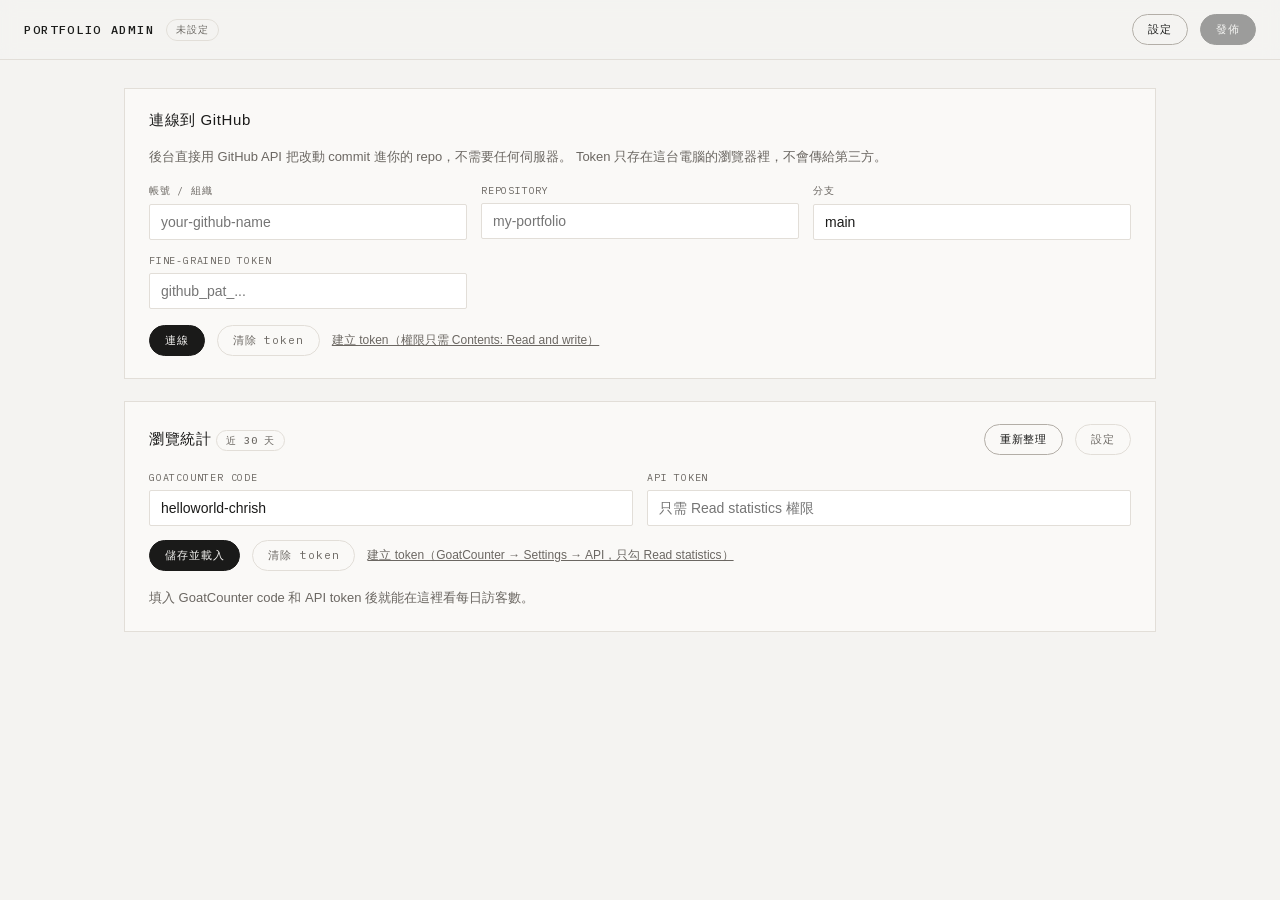
<file: admin.html>
<!DOCTYPE html>
<html lang="zh-Hant">
<head>
<meta charset="utf-8">
<meta name="viewport" content="width=device-width, initial-scale=1">
<meta name="robots" content="noindex, nofollow">
<title>後台 — Chris H.</title>
<link rel="stylesheet" href="assets/admin.css">
</head>

<body>

<header class="bar">
  <div class="bar__left">
    <strong class="bar__title">PORTFOLIO ADMIN</strong>
    <span class="chip" id="repoChip">未設定</span>
  </div>
  <div class="bar__right">
    <span class="status" id="status"></span>
    <button class="btn" id="settingsBtn" type="button">設定</button>
    <button class="btn btn--primary" id="publishBtn" type="button" disabled>發佈</button>
  </div>
</header>

<main class="wrap">

  <section class="panel" id="connectPanel">
    <h2>連線到 GitHub</h2>
    <p class="hint">
      後台直接用 GitHub API 把改動 commit 進你的 repo，不需要任何伺服器。
      Token 只存在這台電腦的瀏覽器裡，不會傳給第三方。
    </p>
    <div class="grid">
      <label>帳號 / 組織
        <input id="fOwner" placeholder="your-github-name" autocomplete="off" spellcheck="false">
      </label>
      <label>Repository
        <input id="fRepo" placeholder="my-portfolio" autocomplete="off" spellcheck="false">
      </label>
      <label>分支
        <input id="fBranch" placeholder="main" autocomplete="off" spellcheck="false">
      </label>
      <label>Fine-grained token
        <input id="fToken" type="password" placeholder="github_pat_..." autocomplete="off" spellcheck="false">
      </label>
    </div>
    <div class="row">
      <button class="btn btn--primary" id="connectBtn" type="button">連線</button>
      <button class="btn btn--ghost" id="forgetBtn" type="button">清除 token</button>
      <a class="hint-link" href="https://github.com/settings/personal-access-tokens/new" target="_blank" rel="noreferrer noopener">
        建立 token（權限只需 Contents: Read and write）
      </a>
    </div>
  </section>

  <section class="panel" id="statsPanel">
    <div class="panel__head">
      <h2>瀏覽統計 <span class="chip">近 30 天</span></h2>
      <div class="row">
        <button class="btn" id="statsRefresh" type="button">重新整理</button>
        <button class="btn btn--ghost" id="statsSettings" type="button">設定</button>
      </div>
    </div>

    <div class="stats-form" id="gcForm" hidden>
      <div class="grid">
        <label>GoatCounter code
          <input id="gcCode" placeholder="helloworld-chrish" autocomplete="off" spellcheck="false">
        </label>
        <label>API token
          <input id="gcToken" type="password" placeholder="只需 Read statistics 權限" autocomplete="off" spellcheck="false">
        </label>
      </div>
      <div class="row">
        <button class="btn btn--primary" id="gcSave" type="button">儲存並載入</button>
        <button class="btn btn--ghost" id="gcForget" type="button">清除 token</button>
        <a class="hint-link" id="gcTokenLink" href="#" target="_blank" rel="noreferrer noopener">
          建立 token（GoatCounter → Settings → API，只勾 Read statistics）
        </a>
      </div>
    </div>

    <div class="stats" id="statsBody" hidden>
      <div class="tiles">
        <div class="tile"><span class="tile__label">今天</span><strong class="tile__value" id="tToday">–</strong></div>
        <div class="tile"><span class="tile__label">近 7 天</span><strong class="tile__value" id="tWeek">–</strong></div>
        <div class="tile"><span class="tile__label">近 30 天</span><strong class="tile__value" id="tMonth">–</strong></div>
      </div>

      <figure class="chart">
        <figcaption class="chart__readout" id="chartReadout" aria-live="polite"></figcaption>
        <div class="chart__plot">
          <span class="chart__max" id="chartMax"></span>
          <div class="chart__bars" id="chartBars"></div>
        </div>
        <div class="chart__axis" id="chartAxis"></div>
      </figure>

      <div>
        <h3 class="stats__sub">最常被點開的照片</h3>
        <ol class="toplist" id="topList"></ol>
      </div>
    </div>

    <p class="hint" id="statsMsg"></p>
  </section>

  <section class="panel" id="profilePanel" hidden>
    <h2>個人資料</h2>
    <div class="grid">
      <label>顯示名稱 <input id="pName" placeholder="Chris H."></label>
      <label>Email <input id="pEmail" type="email" placeholder="you@example.com"></label>
      <label>Instagram 帳號 <input id="pIg" placeholder="your_handle"></label>
      <label>中文簡介 <input id="pBioZh" placeholder="攝影師，生長於台灣。"></label>
      <label>英文簡介 <input id="pBioEn" placeholder="A photographer born and raised in Taiwan."></label>
      <label>肖像照路徑 <input id="pPortrait" placeholder="photos/portrait.jpg（可留空）"></label>
    </div>
  </section>

  <section class="panel" id="photosPanel" hidden>
    <div class="panel__head">
      <h2>照片 <span class="chip" id="countChip">00</span></h2>
      <div class="row">
        <button class="btn" id="addBtn" type="button">+ 新增照片</button>
        <input type="file" id="fileInput" accept="image/*" multiple hidden>
      </div>
    </div>
    <p class="hint">
      拖曳卡片可調整順序（前台由上到下、左右分欄依此順序排列）。
      上傳時會自動在瀏覽器裡壓縮成三種尺寸：2400px（放大檢視）、1200px（網格）、600px（縮圖）。
    </p>

    <div class="dropzone" id="dropzone">
      <div class="cards" id="cards"></div>
      <div class="dropzone__empty" id="emptyHint">把照片拖進這裡，或按「+ 新增照片」</div>
    </div>
  </section>

</main>

<div class="toast" id="toast" hidden></div>

<script src="assets/admin.js" defer></script>
</body>
</html>
</file>
<file: assets/admin.css>
/* ── self-hosted IBM Plex Mono ────────────────────────────────
   Served from our own origin: one less DNS + TLS handshake to
   fonts.googleapis.com and fonts.gstatic.com before text can paint. */
@font-face {
  font-family: 'IBM Plex Mono';
  font-style: normal;
  font-weight: 400;
  font-display: swap;
  src: url('fonts/ibm-plex-mono-latin-400.woff2') format('woff2');
  unicode-range: U+0000-00FF, U+0131, U+0152-0153, U+02BB-02BC, U+02C6, U+02DA, U+02DC, U+0304, U+0308, U+0329, U+2000-206F, U+20AC, U+2122, U+2191, U+2193, U+2212, U+2215, U+FEFF, U+FFFD;
}
@font-face {
  font-family: 'IBM Plex Mono';
  font-style: normal;
  font-weight: 400;
  font-display: swap;
  src: url('fonts/ibm-plex-mono-latin-ext-400.woff2') format('woff2');
  unicode-range: U+0100-02BA, U+02BD-02C5, U+02C7-02CC, U+02CE-02D7, U+02DD-02FF, U+0304, U+0308, U+0329, U+1D00-1DBF, U+1E00-1E9F, U+1EF2-1EFF, U+2020, U+20A0-20AB, U+20AD-20C0, U+2113, U+2C60-2C7F, U+A720-A7FF;
}
@font-face {
  font-family: 'IBM Plex Mono';
  font-style: normal;
  font-weight: 500;
  font-display: swap;
  src: url('fonts/ibm-plex-mono-latin-500.woff2') format('woff2');
  unicode-range: U+0000-00FF, U+0131, U+0152-0153, U+02BB-02BC, U+02C6, U+02DA, U+02DC, U+0304, U+0308, U+0329, U+2000-206F, U+20AC, U+2122, U+2191, U+2193, U+2212, U+2215, U+FEFF, U+FFFD;
}
@font-face {
  font-family: 'IBM Plex Mono';
  font-style: normal;
  font-weight: 500;
  font-display: swap;
  src: url('fonts/ibm-plex-mono-latin-ext-500.woff2') format('woff2');
  unicode-range: U+0100-02BA, U+02BD-02C5, U+02C7-02CC, U+02CE-02D7, U+02DD-02FF, U+0304, U+0308, U+0329, U+1D00-1DBF, U+1E00-1E9F, U+1EF2-1EFF, U+2020, U+20A0-20AB, U+20AD-20C0, U+2113, U+2C60-2C7F, U+A720-A7FF;
}

:root {
  --bg: #f4f3f1;
  --surface: #faf9f7;
  --ink: #1a1a19;
  --muted: #6b6762;
  --faint: #8a8681;
  --line: #e2ded8;
  --line-strong: #b3aea7;
  --ok: #2f6b4f;
  --warn: #9a5b2c;
  --danger: #8c3b3b;
  --mono: 'IBM Plex Mono', ui-monospace, Menlo, monospace;
  --sans: 'Helvetica Neue', Helvetica, Arial, 'PingFang TC', 'Noto Sans TC', sans-serif;
}

* { margin: 0; padding: 0; box-sizing: border-box; }

body {
  background: var(--bg);
  color: var(--ink);
  font-family: var(--sans);
  min-height: 100vh;
  padding-bottom: 80px;
}

h2 { font-size: 15px; font-weight: 500; letter-spacing: 0.04em; }

/* ── top bar ─────────────────────────────────────────────────── */
.bar {
  position: sticky;
  top: 0;
  z-index: 20;
  display: flex;
  align-items: center;
  justify-content: space-between;
  gap: 16px;
  flex-wrap: wrap;
  padding: 14px 24px;
  background: rgba(244, 243, 241, 0.92);
  backdrop-filter: blur(8px);
  border-bottom: 1px solid var(--line);
}

.bar__left, .bar__right { display: flex; align-items: center; gap: 12px; }

.bar__title {
  font-family: var(--mono);
  font-size: 12px;
  font-weight: 500;
  letter-spacing: 0.14em;
}

.chip {
  font-family: var(--mono);
  font-size: 10px;
  letter-spacing: 0.08em;
  color: var(--muted);
  border: 1px solid var(--line);
  border-radius: 999px;
  padding: 3px 9px;
}

.status {
  font-family: var(--mono);
  font-size: 11px;
  letter-spacing: 0.04em;
  color: var(--muted);
}

.status--ok { color: var(--ok); }
.status--busy { color: var(--warn); }
.status--err { color: var(--danger); }

/* ── controls ────────────────────────────────────────────────── */
.btn {
  font-family: var(--mono);
  font-size: 11px;
  letter-spacing: 0.08em;
  color: var(--ink);
  background: none;
  border: 1px solid var(--line-strong);
  border-radius: 999px;
  padding: 7px 15px;
  cursor: pointer;
  transition: background 140ms ease, color 140ms ease;
}

.btn:hover:not(:disabled) { background: var(--ink); color: var(--bg); border-color: var(--ink); }
.btn:disabled { opacity: 0.4; cursor: not-allowed; }

.btn--primary { background: var(--ink); color: var(--bg); border-color: var(--ink); }
.btn--primary:hover:not(:disabled) { background: #000; }
.btn--ghost { border-color: var(--line); color: var(--muted); }
.btn--danger:hover:not(:disabled) { background: var(--danger); border-color: var(--danger); }

input, textarea {
  font-family: var(--sans);
  font-size: 14px;
  color: var(--ink);
  background: #fff;
  border: 1px solid var(--line);
  border-radius: 2px;
  padding: 9px 11px;
  width: 100%;
}

input:focus, textarea:focus { outline: 2px solid var(--ink); outline-offset: -1px; }

/* ── layout ──────────────────────────────────────────────────── */
.wrap {
  max-width: 1080px;
  margin: 0 auto;
  padding: 28px 24px;
  display: flex;
  flex-direction: column;
  gap: 22px;
}

.panel {
  background: var(--surface);
  border: 1px solid var(--line);
  padding: 22px 24px;
  display: flex;
  flex-direction: column;
  gap: 16px;
}

.panel[hidden] { display: none; }

.panel__head {
  display: flex;
  align-items: center;
  justify-content: space-between;
  gap: 16px;
  flex-wrap: wrap;
}

.grid {
  display: grid;
  grid-template-columns: repeat(auto-fit, minmax(240px, 1fr));
  gap: 14px;
}

.grid label {
  display: flex;
  flex-direction: column;
  gap: 6px;
  font-family: var(--mono);
  font-size: 10px;
  letter-spacing: 0.08em;
  color: var(--muted);
  text-transform: uppercase;
}

.row { display: flex; align-items: center; gap: 12px; flex-wrap: wrap; }

.hint { font-size: 13px; line-height: 1.7; color: var(--muted); text-wrap: pretty; }
.hint-link { font-size: 12px; color: var(--muted); }

/* ── photo cards ─────────────────────────────────────────────── */
.dropzone {
  border: 1px dashed transparent;
  border-radius: 3px;
  padding: 4px;
  transition: border-color 140ms ease, background 140ms ease;
}

.dropzone.is-over { border-color: var(--ink); background: rgba(26, 26, 25, 0.03); }

.dropzone__empty {
  padding: 64px 20px;
  text-align: center;
  font-family: var(--mono);
  font-size: 11px;
  letter-spacing: 0.08em;
  color: var(--faint);
  border: 1px dashed var(--line-strong);
}

.dropzone__empty[hidden] { display: none; }

.cards {
  display: grid;
  grid-template-columns: repeat(auto-fill, minmax(200px, 1fr));
  gap: 16px;
}

.card {
  background: #fff;
  border: 1px solid var(--line);
  display: flex;
  flex-direction: column;
  position: relative;
  touch-action: none;
  transition: box-shadow 160ms ease, opacity 160ms ease;
}

.card.is-dragging {
  opacity: 0.85;
  box-shadow: 0 18px 44px rgba(26, 26, 25, 0.22);
  z-index: 10;
  cursor: grabbing;
}

.card.is-new { border-color: var(--ok); }
.card__thumb {
  width: 100%;
  aspect-ratio: 4 / 5;
  object-fit: cover;
  display: block;
  background: #e8e5e1;
  cursor: grab;
  user-select: none;
  -webkit-user-drag: none;
}

.card__body { padding: 10px 11px 12px; display: flex; flex-direction: column; gap: 9px; }

.card__meta {
  display: flex;
  align-items: center;
  justify-content: space-between;
  gap: 8px;
  font-family: var(--mono);
  font-size: 10px;
  letter-spacing: 0.06em;
  color: var(--muted);
}

.card__caption { font-size: 13px; padding: 6px 8px; }

.card__actions { display: flex; gap: 8px; }

.card__actions .btn { flex: 1; padding: 5px 8px; font-size: 10px; text-align: center; }

.badge {
  font-family: var(--mono);
  font-size: 9px;
  letter-spacing: 0.08em;
  border-radius: 999px;
  padding: 2px 7px;
  border: 1px solid currentColor;
}

.badge--cover { color: var(--ok); }
.badge--new { color: var(--warn); }

/* ── toast ───────────────────────────────────────────────────── */
.toast {
  position: fixed;
  left: 50%;
  bottom: 28px;
  transform: translateX(-50%);
  z-index: 60;
  max-width: min(90vw, 560px);
  background: var(--ink);
  color: var(--bg);
  font-family: var(--mono);
  font-size: 11px;
  line-height: 1.6;
  letter-spacing: 0.04em;
  padding: 11px 18px;
  border-radius: 999px;
  box-shadow: 0 14px 40px rgba(26, 26, 25, 0.28);
}

.toast[hidden] { display: none; }
.toast--err { background: var(--danger); }

/* ── stats ───────────────────────────────────────────────────── */
.stats-form[hidden], .stats[hidden] { display: none; }
.stats-form { display: flex; flex-direction: column; gap: 14px; }
.stats { display: flex; flex-direction: column; gap: 22px; }

.stats__sub {
  font-family: var(--mono);
  font-size: 10px;
  font-weight: 400;
  letter-spacing: 0.08em;
  color: var(--muted);
  margin-bottom: 10px;
}

.tiles {
  display: grid;
  grid-template-columns: repeat(3, minmax(0, 1fr));
  gap: 12px;
}

.tile {
  background: #fff;
  border: 1px solid var(--line);
  padding: 12px 14px;
  display: flex;
  flex-direction: column;
  gap: 4px;
}

.tile__label {
  font-family: var(--mono);
  font-size: 10px;
  letter-spacing: 0.08em;
  color: var(--muted);
}

.tile__value {
  font-family: var(--mono);
  font-size: 26px;
  font-weight: 500;
  font-variant-numeric: tabular-nums;
}

.chart { display: flex; flex-direction: column; gap: 8px; }

.chart__readout {
  font-family: var(--mono);
  font-size: 11px;
  letter-spacing: 0.04em;
  color: var(--ink);
  min-height: 1.4em;
}

.chart__plot {
  position: relative;
  height: 150px;
  border-top: 1px dashed var(--line);
  border-bottom: 1px solid var(--line-strong);
}

.chart__max {
  position: absolute;
  top: -1.6em;
  right: 0;
  font-family: var(--mono);
  font-size: 10px;
  color: var(--faint);
}

.chart__bars {
  position: absolute;
  inset: 0;
  display: flex;
  align-items: stretch;
  gap: 2px;
}

.chart__bar {
  flex: 1;
  display: flex;
  align-items: flex-end;
  cursor: default;
  outline: none;
}

.chart__fill {
  width: 100%;
  background: var(--ink);
  border-radius: 4px 4px 0 0;
  transition: opacity 120ms ease;
}

.chart__fill.is-zero { height: 1px; background: var(--line-strong); border-radius: 0; }

/* hovering one bar recedes the rest */
.chart__bars:hover .chart__fill:not(.is-zero),
.chart__bars:focus-within .chart__fill:not(.is-zero) { opacity: 0.35; }
.chart__bars .chart__bar:hover .chart__fill,
.chart__bars .chart__bar:focus .chart__fill { opacity: 1; }
.chart__bar:focus-visible { box-shadow: inset 0 -3px 0 var(--ok); }

.chart__axis {
  display: flex;
  justify-content: space-between;
  font-family: var(--mono);
  font-size: 10px;
  color: var(--faint);
}

.toplist { list-style: none; display: flex; flex-direction: column; gap: 8px; }

.toplist__item {
  display: grid;
  grid-template-columns: 44px minmax(0, 1fr) auto;
  align-items: center;
  gap: 12px;
}

.toplist__thumb {
  width: 44px;
  height: 44px;
  object-fit: cover;
  background: #e8e5e1;
  display: block;
}

.toplist__body { display: flex; flex-direction: column; gap: 6px; min-width: 0; }

.toplist__name {
  font-size: 13px;
  white-space: nowrap;
  overflow: hidden;
  text-overflow: ellipsis;
}

.toplist__meter { height: 4px; background: var(--line); border-radius: 2px; overflow: hidden; }
.toplist__meter > span { display: block; height: 100%; background: var(--ink); border-radius: 2px; }

.toplist__count {
  min-width: 5em;
  text-align: right;
  font-family: var(--mono);
  font-size: 11px;
  font-variant-numeric: tabular-nums;
  color: var(--muted);
}

.toplist__empty { font-size: 13px; color: var(--faint); }

@media (max-width: 480px) {
  .tile__value { font-size: 20px; }
  .chart__plot { height: 120px; }
}
</file>
